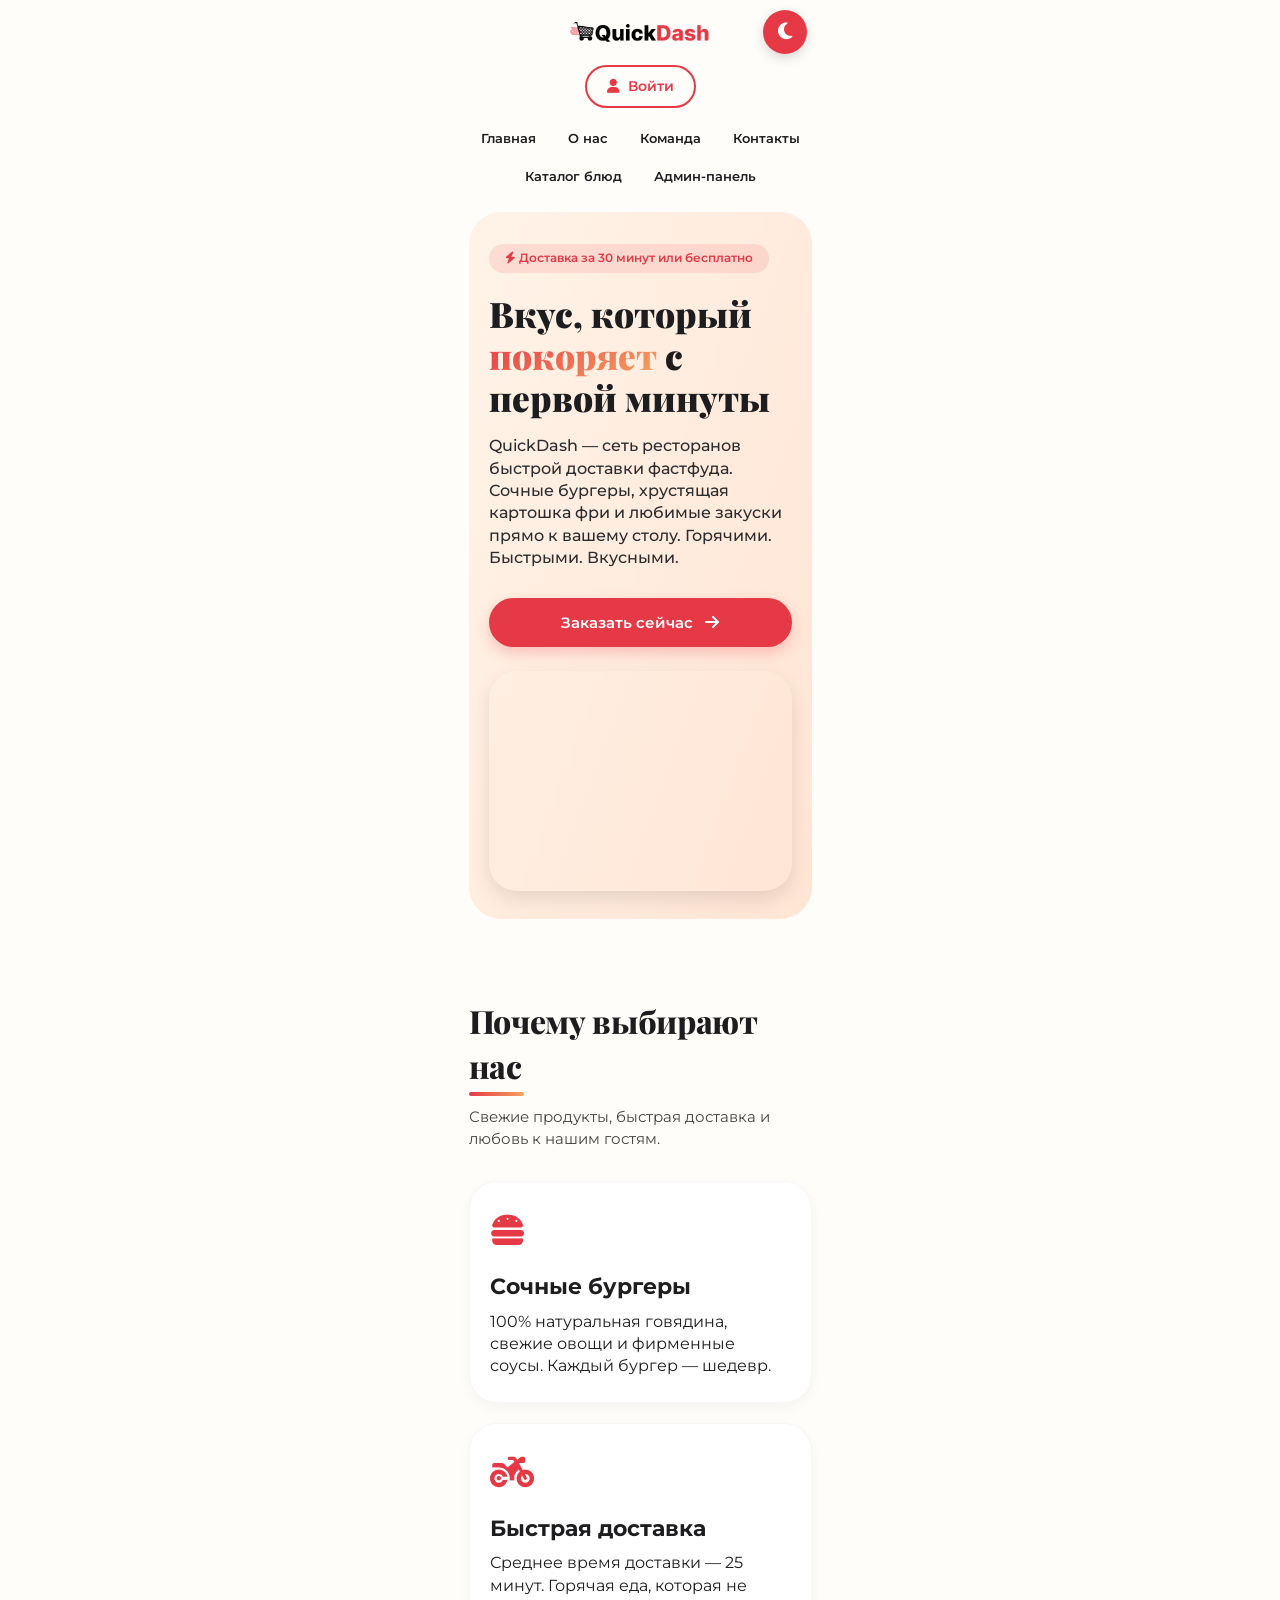
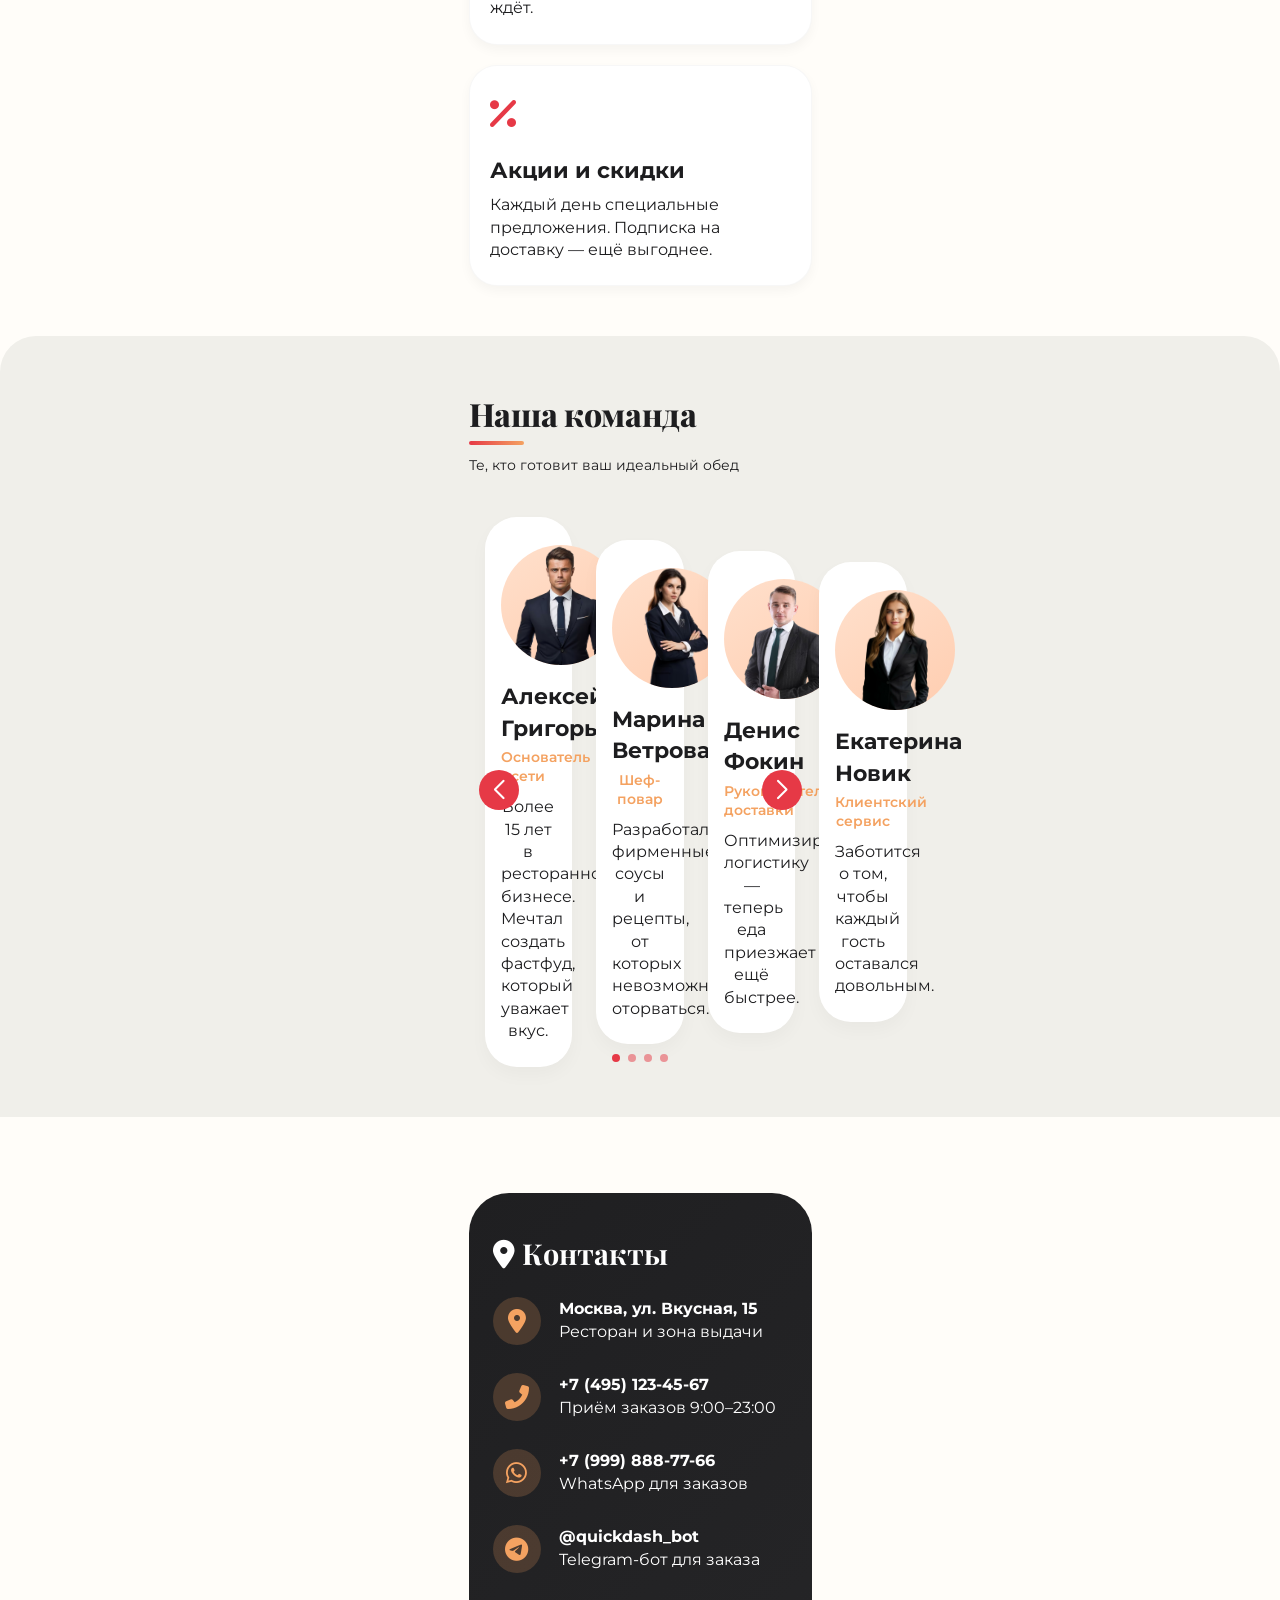
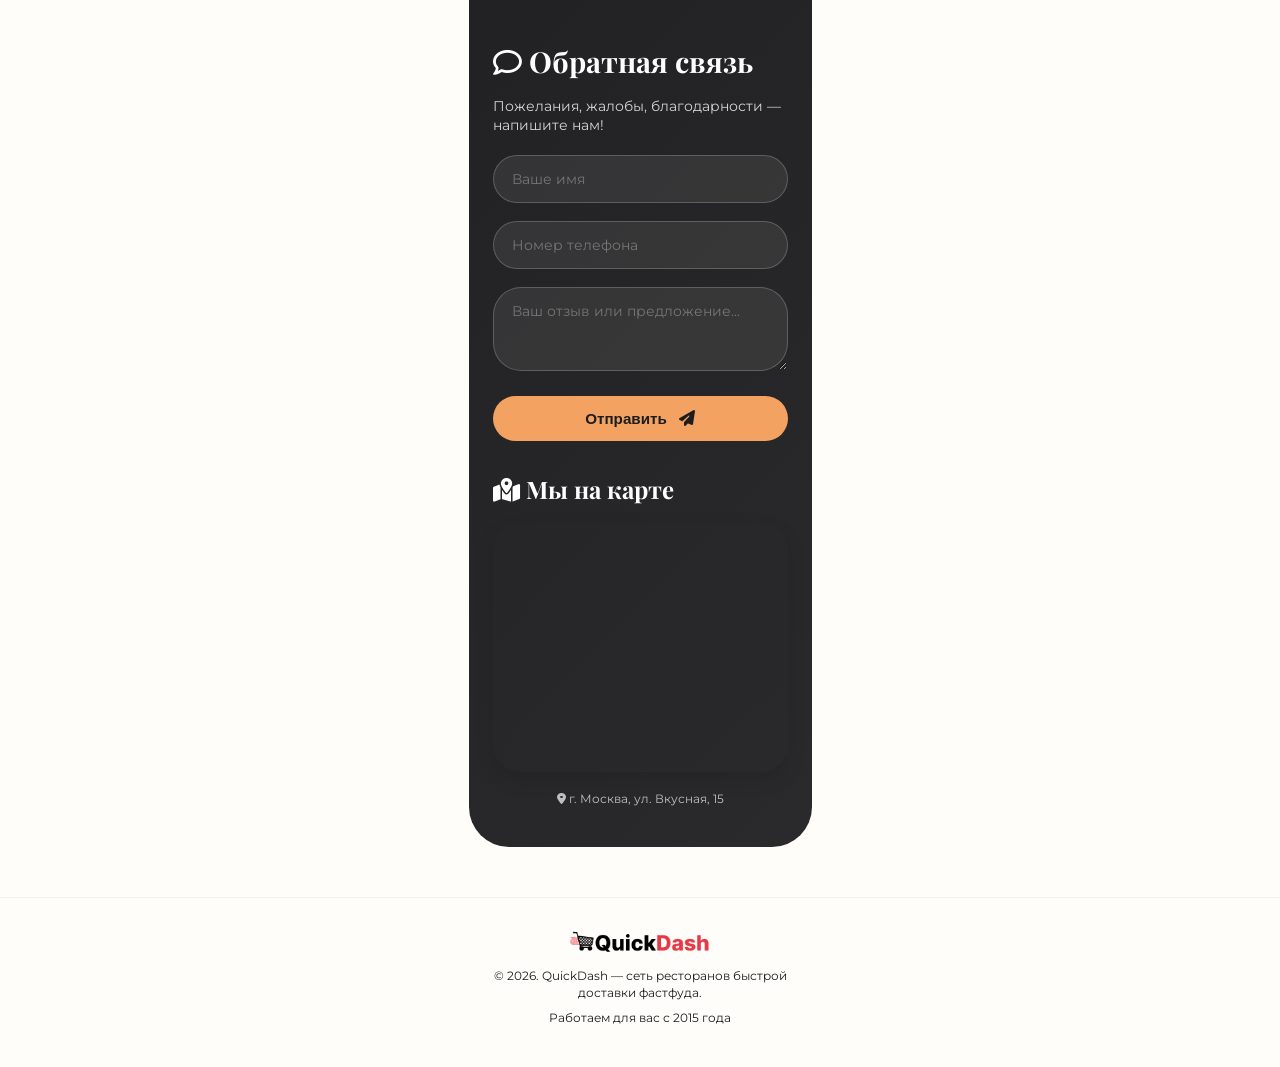
<file: main/index.html>
<!DOCTYPE html>
<html lang="ru">

<head>
    <meta charset="UTF-8">
    <meta name="viewport" content="width=device-width, initial-scale=1.0, maximum-scale=1.0, user-scalable=yes, viewport-fit=cover">
    <title>QuickDash - главная страница</title>
    <link href="https://fonts.googleapis.com/css2?family=Playfair+Display:wght@700;800;900&family=Montserrat:wght@300;400;500;600;700&display=swap" rel="stylesheet">
    <link rel="stylesheet" href="https://cdnjs.cloudflare.com/ajax/libs/font-awesome/6.7.2/css/all.min.css">
    <!-- Swiper CSS -->
    <link rel="stylesheet" href="https://cdn.jsdelivr.net/npm/swiper@11/swiper-bundle.min.css" />
    <link rel="stylesheet" href="style.css">
</head>
<body>
    <header>
        <div class="container">
            <div class="navbar">
                <img class="logo-img" id="logo-img" src="./img/quickdash-logo-light.png" alt="QuickDash logo" style="border-radius: 12px;">
                <button id="theme-toggle" class="theme-toggle" aria-label="Переключить тему">
                    <i class="fas fa-moon"></i>
                </button>

                <a href="../login/login.html" class="login-btn">
                    <i class="fas fa-user"></i> Войти
                </a>

                <ul class="nav-links">
                    <li><a href="#home">Главная</a></li>
                    <li><a href="#about">О нас</a></li>
                    <li><a href="#team">Команда</a></li>
                    <li><a href="#contact">Контакты</a></li>
                    <li><a href="../catalog/catalog.html" id="catalog-link">Каталог блюд</a></li>
                    <li><a href="../admin/admin-login.html" id="admin-link">Админ-панель</a></li>
                </ul>
            </div>
        </div>
    </header>

    <main>
        <section id="home" class="container">
            <div class="hero">
                <div class="hero-grid">
                    <div class="hero-content">
                        <div class="hero-badge">
                            <i class="fas fa-bolt"></i> Доставка за 30 минут или бесплатно
                        </div>
                        <h1 class="hero-title">
                            Вкус, который <span>покоряет</span> с первой минуты
                        </h1>
                        <p class="hero-text">
                            QuickDash — сеть ресторанов быстрой доставки фастфуда.
                            Сочные бургеры, хрустящая картошка фри и любимые закуски
                            прямо к вашему столу. Горячими. Быстрыми. Вкусными.
                        </p>
                        <a href="../catalog/catalog.html" class="btn">Заказать сейчас <i class="fas fa-arrow-right"></i></a>
                    </div>
                    <div class="hero-image">
                        <video class="hero-video" autoplay loop muted playsinline>
                            <source src="./video/vecteezy_a-restaurant-with-wooden-tables-and-chairs-in-front-of-a-window_50735722.mp4" type="video/mp4">
                            Ваш браузер не поддерживает видео.
                        </video>
                    </div>
                </div>
            </div>
        </section>

        <section id="about" class="section">
            <div class="container">
                <h2 class="section-title">Почему выбирают нас</h2>
                <p style="font-size: 0.95rem; margin-bottom: 20px; color: #444;">Свежие продукты, быстрая доставка и любовь к нашим гостям.</p>
                <div class="features-grid">
                    <div class="feature-card">
                        <div class="feature-icon"><i class="fas fa-hamburger"></i></div>
                        <h3>Сочные бургеры</h3>
                        <p>100% натуральная говядина, свежие овощи и фирменные соусы. Каждый бургер — шедевр.</p>
                    </div>
                    <div class="feature-card">
                        <div class="feature-icon"><i class="fas fa-motorcycle"></i></div>
                        <h3>Быстрая доставка</h3>
                        <p>Среднее время доставки — 25 минут. Горячая еда, которая не ждёт.</p>
                    </div>
                    <div class="feature-card">
                        <div class="feature-icon"><i class="fas fa-percent"></i></div>
                        <h3>Акции и скидки</h3>
                        <p>Каждый день специальные предложения. Подписка на доставку — ещё выгоднее.</p>
                    </div>
                </div>
            </div>
        </section>

        <!-- секция "наша команда" с Swiper -->
        <section id="team" class="section" style="background: var(--gray-soft); border-radius: 36px 36px 0 0; margin-top: 10px;">
            <div class="container">
                <h2 class="section-title">Наша команда</h2>
                <p style="margin-bottom: 24px; font-size: 0.9rem;">Те, кто готовит ваш идеальный обед</p>
                
                <div class="swiper team-swiper">
                    <div class="swiper-wrapper">
                        <div class="swiper-slide">
                            <div class="team-member">
                                <div class="member-photo">
                                    <img class="member-photo-img" src="./img/aleksey_grigoriev.png" alt="Фото Алексей Григорьев"
                                        onerror="this.style.display='none'; this.nextElementSibling.style.display='flex';">
                                    <div class="no-photo" style="display: none;">АГ</div>
                                </div>
                                <h3>Алексей Григорьев</h3>
                                <div class="role">Основатель сети</div>
                                <p>Более 15 лет в ресторанном бизнесе. Мечтал создать фастфуд, который уважает вкус.</p>
                            </div>
                        </div>
                        <div class="swiper-slide">
                            <div class="team-member">
                                <div class="member-photo">
                                    <img class="member-photo-img" src="./img/marina_vetrova.png" alt="Фото Марина Ветрова"
                                        onerror="this.style.display='none'; this.nextElementSibling.style.display='flex';">
                                    <div class="no-photo" style="display: none;">МВ</div>
                                </div>
                                <h3>Марина Ветрова</h3>
                                <div class="role">Шеф-повар</div>
                                <p>Разработала фирменные соусы и рецепты, от которых невозможно оторваться.</p>
                            </div>
                        </div>
                        <div class="swiper-slide">
                            <div class="team-member">
                                <div class="member-photo">
                                    <img class="member-photo-img" src="./img/denis_fokin.png" alt="Фото Денис Фокин"
                                        onerror="this.style.display='none'; this.nextElementSibling.style.display='flex';">
                                    <div class="no-photo" style="display: none;">ДФ</div>
                                </div>
                                <h3>Денис Фокин</h3>
                                <div class="role">Руководитель доставки</div>
                                <p>Оптимизировал логистику — теперь еда приезжает ещё быстрее.</p>
                            </div>
                        </div>
                        <div class="swiper-slide">
                            <div class="team-member">
                                <div class="member-photo">
                                    <img class="member-photo-img" src="./img/ekaterina_novik.png" alt="Фото Екатерина Новик"
                                        onerror="this.style.display='none'; this.nextElementSibling.style.display='flex';">
                                    <div class="no-photo" style="display: none;">ЕН</div>
                                </div>
                                <h3>Екатерина Новик</h3>
                                <div class="role">Клиентский сервис</div>
                                <p>Заботится о том, чтобы каждый гость оставался довольным.</p>
                            </div>
                        </div>
                    </div>
                    <div class="swiper-button-prev"></div>
                    <div class="swiper-button-next"></div>
                    <div class="swiper-pagination"></div>
                </div>
            </div>
        </section>

        <section id="contact" class="section">
            <div class="container">
                <div class="contact-feedback">
                    <div class="two-columns">
                        <div>
                            <h3 style="font-size: 1.8rem; font-weight: 700; margin-bottom: 24px; font-family: 'Playfair Display';">
                                <i class="fas fa-location-dot"></i> Контакты
                            </h3>
                            <div class="info-item">
                                <div class="info-icon"><i class="fas fa-map-marker-alt"></i></div>
                                <div><strong>Москва, ул. Вкусная, 15</strong><br>Ресторан и зона выдачи</div>
                            </div>
                            <div class="info-item">
                                <div class="info-icon"><i class="fas fa-phone-alt"></i></div>
                                <div><strong>+7 (495) 123-45-67</strong><br>Приём заказов 9:00–23:00</div>
                            </div>
                            <div class="info-item">
                                <div class="info-icon"><i class="fab fa-whatsapp"></i></div>
                                <div><strong>+7 (999) 888-77-66</strong><br>WhatsApp для заказов</div>
                            </div>
                            <div class="info-item">
                                <div class="info-icon"><i class="fab fa-telegram-plane"></i></div>
                                <div><strong>@quickdash_bot</strong><br>Telegram-бот для заказа</div>
                            </div>
                        </div>

                        <div id="feedback">
                            <h3 style="font-size: 1.8rem; font-weight: 700; margin-bottom: 16px; font-family: 'Playfair Display';">
                                <i class="fa-regular fa-comment"></i> Обратная связь
                            </h3>
                            <p style="margin-bottom: 20px; opacity: 0.8; font-size: 0.85rem;">Пожелания, жалобы, благодарности — напишите нам!</p>
                            <form class="feedback-form" action="#" method="POST">
                                <input type="text" placeholder="Ваше имя" required>
                                <input type="tel" placeholder="Номер телефона" required>
                                <textarea rows="3" placeholder="Ваш отзыв или предложение..."></textarea>
                                <button type="submit" class="btn btn-dark">Отправить <i class="fas fa-paper-plane"></i></button>
                            </form>

                            <div class="map-container">
                                <h3 style="font-size: 1.5rem; font-weight: 700; margin-bottom: 16px; margin-top: 32px; font-family: 'Playfair Display';">
                                    <i class="fas fa-map-marked-alt"></i> Мы на карте
                                </h3>
                                <iframe class="google-map"
                                    src="https://www.google.com/maps/embed?pb=!1m18!1m12!1m3!1d2245.1234567890123!2d37.617634!3d55.755826!2m3!1f0!2f0!3f0!3m2!1i1024!2i768!4f13.1!3m3!1m2!1s0x46b54a5a2c2b2b2b%3A0x1234567890abcdef!2z0JzQvtGB0LrQstCwLCDQoNC-0YHRgdC40Y8!5e0!3m2!1sru!2sru!4v1700000000000!5m2!1sru!2sru"
                                    width="100%" height="250" style="border:0; border-radius: 28px;" allowfullscreen=""
                                    loading="lazy" referrerpolicy="no-referrer-when-downgrade">
                                </iframe>
                                <p style="margin-top: 12px; font-size: 0.75rem; opacity: 0.7;">
                                    <i class="fas fa-location-dot"></i> г. Москва, ул. Вкусная, 15
                                </p>
                            </div>
                        </div>
                    </div>
                </div>
            </div>
        </section>
    </main>

    <footer class="footer">
        <div class="container">
            <img class="logo-img" src="./img/quickdash-logo-light.png" alt="QuickDash logo" style="margin-bottom: 12px;">
            <p>© 2026. QuickDash — сеть ресторанов быстрой доставки фастфуда.</p>
            <p style="margin-top: 8px;">Работаем для вас с 2015 года</p>
        </div>
    </footer>

    <a href="#home" class="scroll-to-top" id="scrollToTop" aria-label="Наверх">
        <i class="fas fa-arrow-up"></i>
    </a>

    <!-- Swiper JS -->
    <script src="https://cdn.jsdelivr.net/npm/swiper@11/swiper-bundle.min.js"></script>
    <script src="main.js"></script>
</body>
</html>
</file>
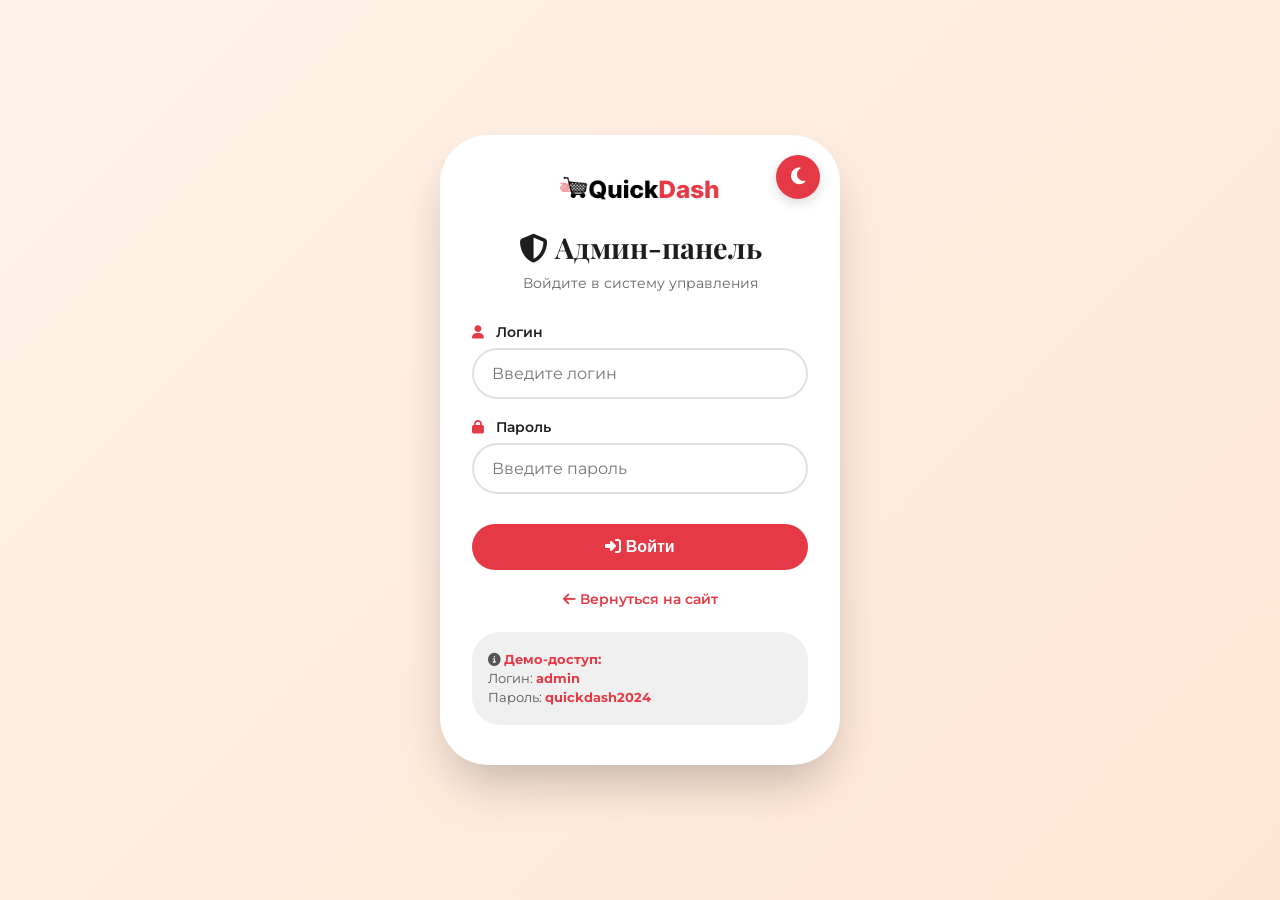
<file: admin/admin-login.html>
<!DOCTYPE html>
<html lang="ru">
<head>
    <meta charset="UTF-8">
    <meta name="viewport" content="width=device-width, initial-scale=1.0, maximum-scale=1.0, user-scalable=yes, viewport-fit=cover">
    <title>Вход в админ-панель | QuickDash</title>
    <link href="https://fonts.googleapis.com/css2?family=Playfair+Display:wght@700;800;900&family=Montserrat:wght@300;400;500;600;700&display=swap" rel="stylesheet">
    <link rel="stylesheet" href="https://cdnjs.cloudflare.com/ajax/libs/font-awesome/6.7.2/css/all.min.css">
    <link rel="stylesheet" href="style.css">
</head>
<body>
    <div class="login-container">
        <img class="logo-img" id="logo-img" src="../main/img/quickdash-logo-light.png" alt="QuickDash logo">
        <button id="theme-toggle" class="theme-toggle" aria-label="Переключить тему">
            <i class="fas fa-moon"></i>
        </button>
        
        <h1><i class="fas fa-shield-alt"></i> Админ-панель</h1>
        <p class="subtitle">Войдите в систему управления</p>
        
        <div id="error-message" class="error-message">
            <i class="fas fa-exclamation-circle"></i> Неверный логин или пароль
        </div>
        
        <form id="login-form">
            <div class="input-group">
                <label><i class="fas fa-user"></i> Логин</label>
                <input type="text" id="username" placeholder="Введите логин" required>
            </div>
            <div class="input-group">
                <label><i class="fas fa-lock"></i> Пароль</label>
                <input type="password" id="password" placeholder="Введите пароль" required>
            </div>
            <button type="submit" class="login-btn">
                <i class="fas fa-sign-in-alt"></i> Войти
            </button>
        </form>
        
        <a href="../main/index.html" class="back-link">
            <i class="fas fa-arrow-left"></i> Вернуться на сайт
        </a>
        
        <div class="demo-credentials">
            <p><i class="fas fa-info-circle"></i> <strong>Демо-доступ:</strong></p>
            <p>Логин: <strong>admin</strong></p>
            <p>Пароль: <strong>quickdash2024</strong></p>
        </div>
    </div>

    <script src="main.js"></script>
</body>
</html>
</file>
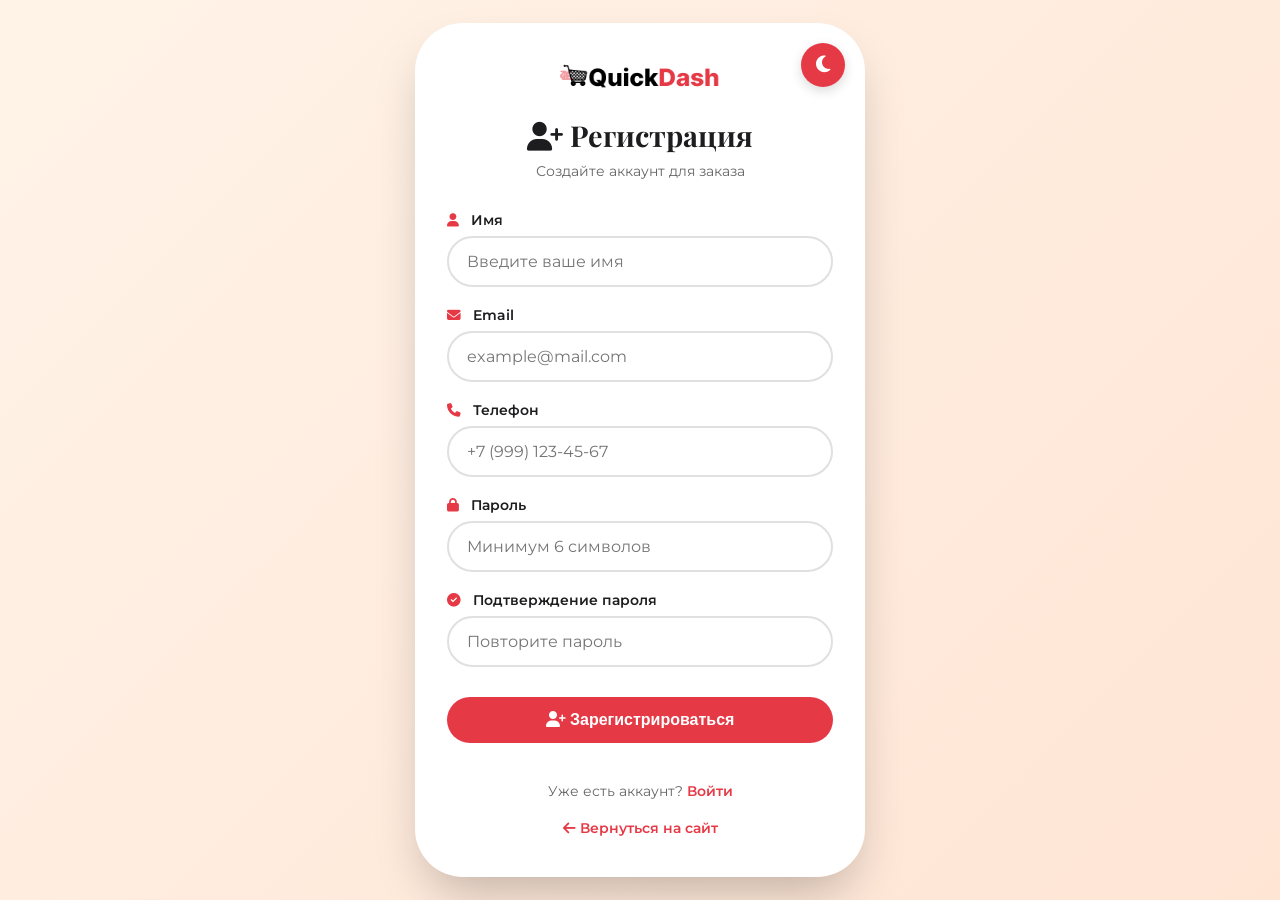
<file: login/registration.html>
<!DOCTYPE html>
<html lang="ru">
<head>
    <meta charset="UTF-8">
    <meta name="viewport" content="width=device-width, initial-scale=1.0, maximum-scale=1.0, user-scalable=yes, viewport-fit=cover">
    <title>Регистрация | QuickDash</title>
    <link href="https://fonts.googleapis.com/css2?family=Playfair+Display:wght@700;800;900&family=Montserrat:wght@300;400;500;600;700&display=swap" rel="stylesheet">
    <link rel="stylesheet" href="https://cdnjs.cloudflare.com/ajax/libs/font-awesome/6.7.2/css/all.min.css">
    <link rel="stylesheet" href="registration.css">
</head>
<body>
    <div class="register-container">
        <img class="logo-img" id="logo-img" src="../main/img/quickdash-logo-light.png" alt="QuickDash logo">
        <button id="theme-toggle" class="theme-toggle" aria-label="Переключить тему">
            <i class="fas fa-moon"></i>
        </button>
        
        <h1><i class="fas fa-user-plus"></i> Регистрация</h1>
        <p class="subtitle">Создайте аккаунт для заказа</p>
        
        <div id="error-message" class="error-message">
            <i class="fas fa-exclamation-circle"></i> Пользователь с таким email уже существует
        </div>
        
        <form id="register-form">
            <div class="input-group">
                <label><i class="fas fa-user"></i> Имя</label>
                <input type="text" id="name" placeholder="Введите ваше имя" required>
            </div>
            <div class="input-group">
                <label><i class="fas fa-envelope"></i> Email</label>
                <input type="email" id="email" placeholder="example@mail.com" required>
            </div>
            <div class="input-group">
                <label><i class="fas fa-phone"></i> Телефон</label>
                <input type="tel" id="phone" placeholder="+7 (999) 123-45-67">
            </div>
            <div class="input-group">
                <label><i class="fas fa-lock"></i> Пароль</label>
                <input type="password" id="password" placeholder="Минимум 6 символов" required>
            </div>
            <div class="input-group">
                <label><i class="fas fa-check-circle"></i> Подтверждение пароля</label>
                <input type="password" id="confirm-password" placeholder="Повторите пароль" required>
            </div>
            <button type="submit" class="register-btn">
                <i class="fas fa-user-plus"></i> Зарегистрироваться
            </button>
        </form>
        
        <div class="login-link">
            Уже есть аккаунт? <a href="./login.html">Войти</a>
        </div>
        
        <a href="../main/index.html" class="back-link">
            <i class="fas fa-arrow-left"></i> Вернуться на сайт
        </a>
    </div>

    <script src="registration.js"></script>
</body>
</html>
</file>
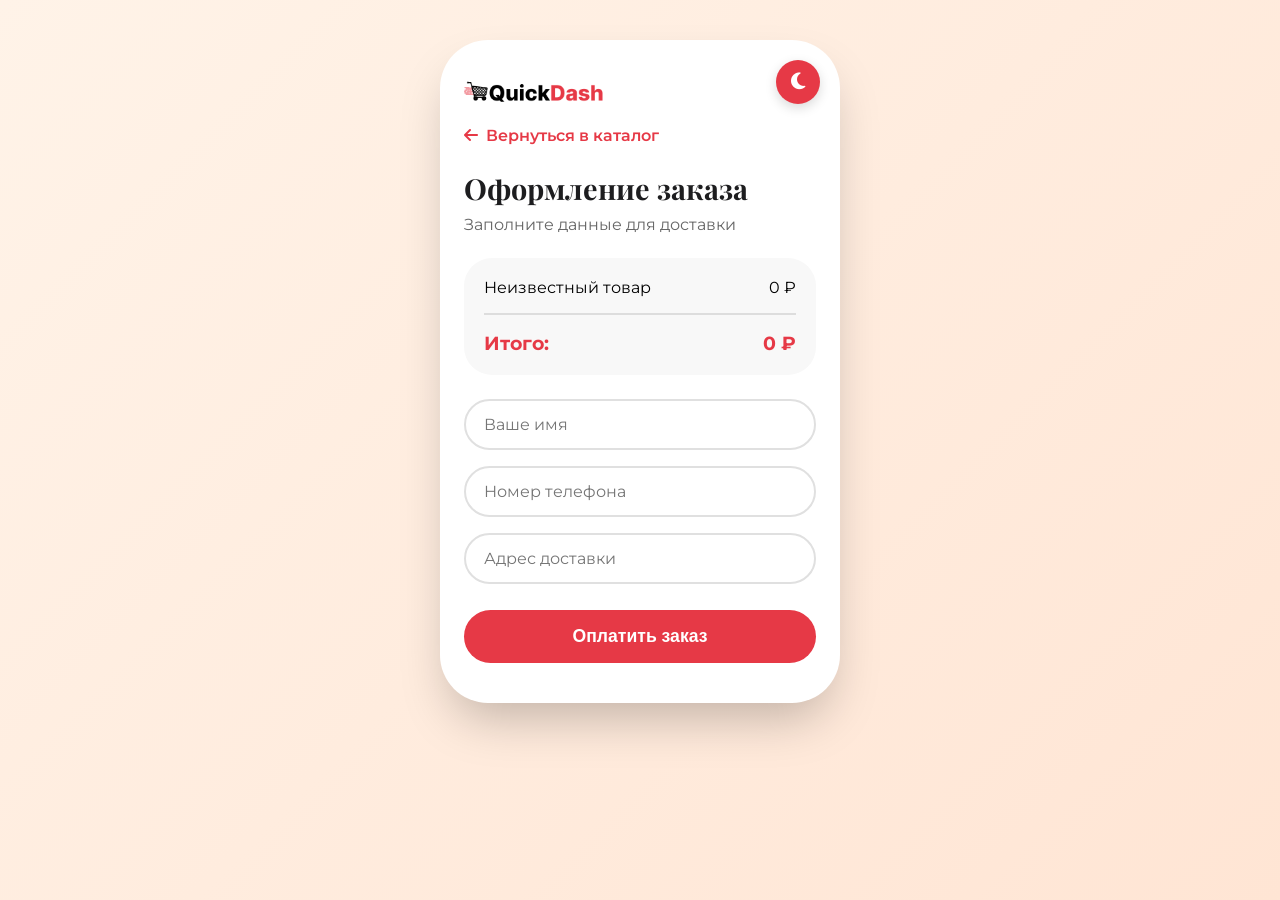
<file: payment/payment.html>
<!DOCTYPE html>
<html lang="ru">
<head>
    <meta charset="UTF-8">
    <meta name="viewport" content="width=device-width, initial-scale=1.0, maximum-scale=1.0, user-scalable=yes, viewport-fit=cover">
    <title>Оплата заказа | QuickDash</title>
    <link href="https://fonts.googleapis.com/css2?family=Playfair+Display:wght@700;800;900&family=Montserrat:wght@300;400;500;600;700&display=swap" rel="stylesheet">
    <link rel="stylesheet" href="https://cdnjs.cloudflare.com/ajax/libs/font-awesome/6.7.2/css/all.min.css">
    <link rel="stylesheet" href="style.css">
</head>
<body>
    <div class="payment-container">
        <img class="logo-img" id="logo-img" src="./img/quickdash-logo-light.png" alt="QuickDash logo">
        <button id="theme-toggle" class="theme-toggle" aria-label="Переключить тему">
            <i class="fas fa-moon"></i>
        </button>
        
        <a href="../catalog/catalog.html" class="back-link">
            <i class="fas fa-arrow-left"></i> Вернуться в каталог
        </a>
        <h1>Оформление заказа</h1>
        <p style="color: #666; transition: color 0.3s;" id="subtitle">Заполните данные для доставки</p>

        <div class="order-summary" id="order-summary">
            <div class="order-item">
                <span id="product-name">Загрузка...</span>
                <span id="product-price">0 ₽</span>
            </div>
            <div class="order-total">
                <span>Итого:</span>
                <span id="total-price">0 ₽</span>
            </div>
        </div>

        <form class="payment-form" id="payment-form">
            <input type="text" placeholder="Ваше имя" required>
            <input type="tel" placeholder="Номер телефона" required>
            <input type="text" placeholder="Адрес доставки" required>
            <button type="submit" class="pay-btn">Оплатить заказ</button>
        </form>
    </div>

    <script src="./main.js"></script>
    </body>
</html>
</file>
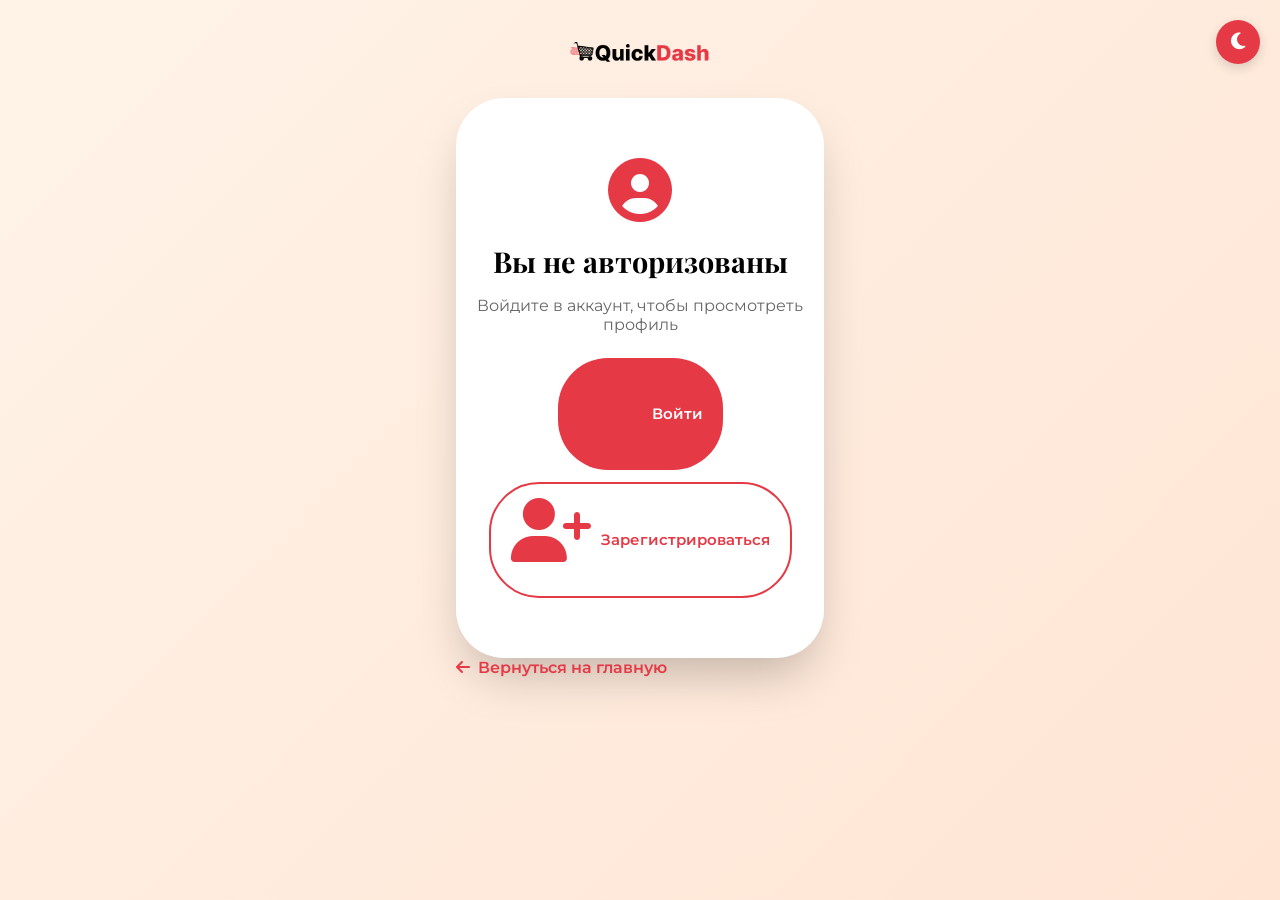
<file: profile/profile.html>
<!DOCTYPE html>
<html lang="ru">
<head>
    <meta charset="UTF-8">
    <meta name="viewport" content="width=device-width, initial-scale=1.0, maximum-scale=1.0, user-scalable=yes, viewport-fit=cover">
    <title>Профиль пользователя | QuickDash</title>
    <link href="https://fonts.googleapis.com/css2?family=Playfair+Display:wght@700;800;900&family=Montserrat:wght@300;400;500;600;700&display=swap" rel="stylesheet">
    <link rel="stylesheet" href="https://cdnjs.cloudflare.com/ajax/libs/font-awesome/6.7.2/css/all.min.css">
    <link rel="stylesheet" href="style.css">
</head>
<body>
    <button id="theme-toggle" class="theme-toggle" aria-label="Переключить тему">
        <i class="fas fa-moon"></i>
    </button>
    <div class="container">
        <div class="navbar">
            <img class="logo-img" id="logo-img" src="../main/img/quickdash-logo-light.png" alt="QuickDash logo" style="border-radius: 12px;">
        </div>
        <div id="profile-container"></div>
        <a href="../main/index.html" class="back-link">
            <i class="fas fa-arrow-left"></i> Вернуться на главную
        </a>
    </div>
    <script src="main.js"></script>
</body>
</html>
</file>
<file: main/style.css>
@import url('https://fonts.googleapis.com/css2?family=Montserrat:ital,wght@0,100..900;1,100..900&family=Roboto:ital,wght@0,100..900;1,100..900&display=swap');

* {
    margin: 0;
    padding: 0;
    box-sizing: border-box;
}

body {
    font-family: 'Montserrat', sans-serif;
    background-color: #FFFDF9;
    color: #1D1D1F;
    line-height: 1.4;
    scroll-behavior: smooth;
}

/* цветовая палитра */
:root {
    --red-hot: #E63946;
    --orange-flame: #F4A261;
    --cream-bg: #FFFDF9;
    --dark-charcoal: #1D1D1F;
    --gray-soft: #F0EFEA;
    --shadow-heavy: 0 20px 30px -10px rgba(0, 0, 0, 0.1);
    --transition-smooth: all 0.25s ease-out;
}

/* контейнер строго под 375px (отступы по бокам) */
.container {
    max-width: 375px;
    margin: 0 auto;
    padding: 0 16px;
    width: 100%;
}

.section {
    padding: 56px 0 40px;
    position: relative;
}

.section-title {
    font-family: 'Playfair Display', serif;
    font-size: 2rem;
    font-weight: 800;
    letter-spacing: -0.01em;
    margin-bottom: 18px;
    display: inline-block;
    position: relative;
}

.section-title:after {
    content: '';
    position: absolute;
    bottom: -8px;
    left: 0;
    width: 55px;
    height: 4px;
    background: linear-gradient(90deg, var(--red-hot), var(--orange-flame));
    border-radius: 4px;
}

/* кнопки (удобные для пальца) */
.btn {
    display: inline-flex;
    align-items: center;
    justify-content: center;
    gap: 12px;
    background: var(--red-hot);
    color: white;
    font-weight: 600;
    padding: 14px 24px;
    border-radius: 50px;
    text-decoration: none;
    font-size: 0.95rem;
    transition: var(--transition-smooth);
    border: none;
    cursor: pointer;
    box-shadow: 0 6px 14px rgba(230, 57, 70, 0.25);
    width: 100%;
}

.btn i {
    font-size: 1rem;
}

.btn:hover {
    background: #c72a3a;
    transform: translateY(-2px);
}

/* шапка */
.navbar {
    display: flex;
    flex-direction: column;
    align-items: center;
    gap: 14px;
    padding: 20px 0 12px;
    position: relative;
}

.logo-img {
    max-width: 140px;
    height: auto;
    display: block;
}

/* кнопка входа */
.login-btn {
    display: inline-flex;
    align-items: center;
    justify-content: center;
    gap: 8px;
    background: transparent;
    border: 2px solid var(--red-hot);
    color: var(--red-hot);
    font-weight: 600;
    padding: 10px 20px;
    border-radius: 50px;
    text-decoration: none;
    font-size: 0.85rem;
    transition: var(--transition-smooth);
    cursor: pointer;
    width: auto;
    min-width: 100px;
    margin: 5px auto;
}

.login-btn:hover {
    background: var(--red-hot);
    color: white;
    transform: translateY(-2px);
}

.login-btn i {
    font-size: 0.9rem;
}

.nav-links {
    display: flex;
    flex-wrap: wrap;
    justify-content: center;
    gap: 16px;
    list-style: none;
}

/* анимированное подчёркивание для ссылок навигации */
.nav-links a {
    text-decoration: none;
    font-weight: 600;
    font-size: 0.8rem;
    color: var(--dark-charcoal);
    transition: color 0.2s;
    padding: 4px 8px;
    border-radius: 20px;
    position: relative;
}

.nav-links a::after {
    content: '';
    position: absolute;
    bottom: 0;
    left: 0;
    width: 0;
    height: 2px;
    background: var(--red-hot);
    transition: width 0.3s ease-out;
}

.nav-links a:hover::after {
    width: 100%;
}

.nav-links a:hover {
    color: var(--red-hot);
    background: rgba(230, 57, 70, 0.05);
}

/* переключатель темы сайта */
.theme-toggle {
    position: absolute;
    top: 10px;
    right: 5px;
    width: 44px;
    height: 44px;
    border-radius: 50%;
    background: var(--red-hot);
    color: white;
    border: none;
    cursor: pointer;
    font-size: 1.2rem;
    display: flex;
    align-items: center;
    justify-content: center;
    transition: var(--transition-smooth);
    box-shadow: 0 4px 12px rgba(0, 0, 0, 0.15);
    z-index: 1000;
}

.theme-toggle:hover {
    transform: scale(1.05);
    background: #c72a3a;
}

/* hero секция (первый экран) */
.hero {
    background: linear-gradient(110deg, #FFF3E8 0%, #FFE5D4 100%);
    border-radius: 32px;
    margin: 12px 0 24px;
    overflow: hidden;
}

.hero-grid {
    display: flex;
    flex-direction: column;
    gap: 24px;
    padding: 32px 20px 28px;
}

.hero-title {
    font-family: 'Playfair Display', serif;
    font-size: 2.2rem;
    font-weight: 900;
    line-height: 1.2;
    margin-bottom: 16px;
}

.hero-title span {
    color: var(--red-hot);
    background: linear-gradient(145deg, var(--red-hot), var(--orange-flame));
    background-clip: text;
    -webkit-background-clip: text;
    color: transparent;
}

.hero-text {
    font-size: 1rem;
    color: #2c2c2e;
    margin-bottom: 28px;
    font-weight: 500;
}

.hero-badge {
    background: rgba(230, 57, 70, 0.12);
    display: inline-block;
    padding: 6px 16px;
    border-radius: 40px;
    font-weight: 600;
    font-size: 0.75rem;
    color: var(--red-hot);
    margin-bottom: 20px;
}

.hero-video {
    width: 100%;
    height: auto;
    min-height: 220px;
    border-radius: 28px;
    box-shadow: 0 8px 20px rgba(0, 0, 0, 0.1);
    object-fit: cover;
    display: block;
}

/* карточки преимуществ */
.features-grid {
    display: flex;
    flex-direction: column;
    gap: 20px;
    margin-top: 32px;
}

.feature-card {
    background: white;
    padding: 24px 20px;
    border-radius: 28px;
    transition: var(--transition-smooth);
    box-shadow: 0 5px 12px rgba(0, 0, 0, 0.04);
    border: 1px solid rgba(0, 0, 0, 0.03);
}

.feature-icon {
    font-size: 2.2rem;
    color: var(--red-hot);
    margin-bottom: 16px;
}

.feature-card h3 {
    font-size: 1.4rem;
    margin-bottom: 8px;
    font-weight: 700;
}

/* Swiper стили для команды */
.team-swiper {
    margin-top: 32px;
    overflow: visible;
    padding: 10px 0;
    padding-left: 16px;
    padding-right: 16px;
}

.team-swiper .swiper-slide {
    width: 280px;
    height: auto;
    display: flex;
    justify-content: center;
}

.swiper-wrapper {
    align-items: center;
}

.team-member {
    text-align: center;
    background: white;
    border-radius: 32px;
    padding: 28px 16px 24px;
    box-shadow: 0 8px 18px rgba(0, 0, 0, 0.03);
    height: 100%;
    width: 100%;
}

.member-photo {
    width: 120px;
    height: 120px;
    border-radius: 50%;
    margin: 0 auto 16px;
    overflow: hidden;
    background: linear-gradient(145deg, #ffe0cc, #ffcdb0);
    display: flex;
    align-items: center;
    justify-content: center;
}

.member-photo-img {
    width: 100%;
    height: 100%;
    object-fit: cover;
    display: block;
}

.member-photo .no-photo {
    font-size: 2.5rem;
    color: var(--red-hot);
    font-weight: 600;
    font-family: 'Montserrat', sans-serif;
}

.team-member h3 {
    font-size: 1.4rem;
    margin-bottom: 4px;
}

.role {
    color: var(--orange-flame);
    font-weight: 600;
    margin-bottom: 10px;
    font-size: 0.85rem;
}

/* Swiper navigation */
.swiper-button-prev,
.swiper-button-next {
    background: var(--red-hot);
    width: 40px;
    height: 40px;
    border-radius: 50%;
    color: white;
    transition: var(--transition-smooth);
}

.swiper-button-prev:after,
.swiper-button-next:after {
    font-size: 1.2rem;
    font-weight: bold;
}

.swiper-button-prev:hover,
.swiper-button-next:hover {
    background: #c72a3a;
    transform: scale(1.05);
}

.swiper-pagination-bullet {
    background: var(--red-hot);
    opacity: 0.5;
}

.swiper-pagination-bullet-active {
    background: var(--red-hot);
    opacity: 1;
}

/* контакты и обратная связь */
.contact-feedback {
    background: var(--dark-charcoal);
    color: white;
    border-radius: 40px;
    margin-top: 20px;
    background: linear-gradient(135deg, #1f1f21 0%, #2a2a2c 100%);
}

.two-columns {
    display: flex;
    flex-direction: column;
    gap: 40px;
    padding: 40px 24px;
}

.info-item {
    display: flex;
    align-items: center;
    gap: 18px;
    margin-bottom: 28px;
}

.info-icon {
    width: 48px;
    height: 48px;
    background: rgba(244, 162, 97, 0.2);
    border-radius: 30px;
    display: flex;
    align-items: center;
    justify-content: center;
    font-size: 1.5rem;
    color: var(--orange-flame);
}

.feedback-form input,
.feedback-form textarea {
    width: 100%;
    padding: 14px 18px;
    margin-bottom: 18px;
    background: rgba(255, 255, 255, 0.08);
    border: 1px solid rgba(255, 255, 255, 0.2);
    border-radius: 28px;
    font-family: 'Montserrat', sans-serif;
    color: white;
    font-size: 0.9rem;
}

.feedback-form input:focus,
.feedback-form textarea:focus {
    outline: none;
    border-color: var(--orange-flame);
}

.btn-dark {
    background: var(--orange-flame);
    color: #1D1D1F;
    box-shadow: none;
    width: 100%;
}

.btn-dark:hover {
    background: #e68a2e;
    color: white;
}

/* футер */
.footer {
    text-align: center;
    padding: 32px 16px 40px;
    border-top: 1px solid rgba(0, 0, 0, 0.05);
    margin-top: 10px;
    font-size: 0.75rem;
}

.footer .logo-img {
    margin: 0 auto 14px;
}

/* якорная кнопка/ссылка */
.scroll-to-top {
    position: fixed;
    bottom: 20px;
    right: 20px;
    width: 48px;
    height: 48px;
    border-radius: 50%;
    background: var(--orange-flame);
    color: #1D1D1F;
    display: flex;
    align-items: center;
    justify-content: center;
    text-decoration: none;
    font-size: 1.2rem;
    transition: var(--transition-smooth);
    box-shadow: 0 4px 12px rgba(0, 0, 0, 0.2);
    z-index: 1000;
    opacity: 0;
    visibility: hidden;
}

.scroll-to-top.show {
    opacity: 1;
    visibility: visible;
}

.scroll-to-top:hover {
    transform: translateY(-3px);
    background: #e68a2e;
}

/* Google карты */
.map-container {
    margin-top: 32px;
    text-align: center;
}

.map-container h3 {
    text-align: left;
}

.google-map {
    width: 100%;
    height: 250px;
    border-radius: 28px;
    box-shadow: 0 8px 20px rgba(0, 0, 0, 0.1);
}

/* тёмная тема страницы */
body.dark-theme {
    background-color: #121212;
    color: #f0f0f0;
}

body.dark-theme .feature-card,
body.dark-theme .team-member {
    background: #1e1e1e;
    color: #f0f0f0;
}

body.dark-theme .hero {
    background: linear-gradient(110deg, #1a1a1a 0%, #2a2a2a 100%);
}

body.dark-theme .hero-text,
body.dark-theme .hero-title {
    color: #f0f0f0;
}

body.dark-theme .section-title:after {
    background: linear-gradient(90deg, #ff6b6b, var(--orange-flame));
}

body.dark-theme .contact-feedback {
    background: linear-gradient(135deg, #0a0a0c 0%, #1a1a1c 100%);
}

body.dark-theme .footer {
    border-top-color: rgba(255, 255, 255, 0.1);
}

body.dark-theme .scroll-to-top {
    background: var(--red-hot);
    color: white;
}

body.dark-theme #team {
    background: #0d0d0d !important;
}

body.dark-theme .section-title,
body.dark-theme #team .section-title,
body.dark-theme #team p {
    color: #f0f0f0;
}

body.dark-theme #team p {
    color: #cccccc;
}

body.dark-theme .nav-links a {
    color: #f0f0f0;
}

body.dark-theme .nav-links a::after {
    background: var(--orange-flame);
}

body.dark-theme .nav-links a:hover {
    color: var(--orange-flame);
    background: rgba(244, 162, 97, 0.1);
}

body.dark-theme .google-map {
    filter: brightness(0.8) contrast(1.2);
}

body.dark-theme .map-container p {
    color: #cccccc;
}

body.dark-theme .hero-badge {
    background: rgba(230, 57, 70, 0.25);
    color: #ff8a8a;
}

body.dark-theme .hero-text {
    color: #dddddd;
}

body.dark-theme #about p {
    color: #bbbbbb !important;
}

body.dark-theme .feature-card p,
body.dark-theme .team-member p {
    color: #cccccc;
}

body.dark-theme .role {
    color: #ffb347;
}

body.dark-theme .login-btn {
    border-color: var(--orange-flame);
    color: var(--orange-flame);
}

body.dark-theme .login-btn:hover {
    background: var(--orange-flame);
    color: #1D1D1F;
}

body.dark-theme .swiper-button-prev,
body.dark-theme .swiper-button-next {
    background: var(--orange-flame);
    color: #1D1D1F;
}

body.dark-theme .swiper-button-prev:hover,
body.dark-theme .swiper-button-next:hover {
    background: #e08a3e;
}

body.dark-theme .swiper-pagination-bullet {
    background: var(--orange-flame);
}

/* медиа запросы для мобилы */
@media (max-width: 380px) {
    .container {
        padding: 0 14px;
    }

    .hero-title {
        font-size: 2rem;
    }

    .section-title {
        font-size: 1.8rem;
    }

    .hero-video {
        min-height: 200px;
    }

    .nav-links {
        gap: 12px;
    }

    .nav-links a {
        font-size: 0.75rem;
        padding: 4px 6px;
    }

    .login-btn {
        padding: 8px 16px;
        font-size: 0.75rem;
        min-width: 80px;
    }

    .team-swiper .swiper-slide {
        width: 260px;
    }

    .team-swiper {
        padding-left: 8px;
        padding-right: 8px;
    }

    .swiper-button-prev,
    .swiper-button-next {
        width: 32px;
        height: 32px;
    }

    .swiper-button-prev:after,
    .swiper-button-next:after {
        font-size: 0.9rem;
    }
}
</file>
<file: admin/style.css>
* {
    margin: 0;
    padding: 0;
    box-sizing: border-box;
}

body {
    font-family: 'Montserrat', sans-serif;
    background: linear-gradient(135deg, #FFF3E8 0%, #FFE5D4 100%);
    min-height: 100vh;
    display: flex;
    align-items: center;
    justify-content: center;
    padding: 20px;
    transition: background 0.3s;
}

:root {
    --red-hot: #E63946;
    --orange-flame: #F4A261;
    --dark-charcoal: #1D1D1F;
    --transition-smooth: all 0.25s ease-out;
}

.login-container {
    max-width: 400px;
    width: 100%;
    background: white;
    border-radius: 48px;
    padding: 40px 32px;
    box-shadow: 0 25px 50px -12px rgba(0, 0, 0, 0.25);
    transition: background 0.3s, color 0.3s;
    position: relative;
}

/* переключатель темы */
.theme-toggle {
    position: absolute;
    top: 20px;
    right: 20px;
    width: 44px;
    height: 44px;
    border-radius: 50%;
    background: var(--red-hot);
    color: white;
    border: none;
    cursor: pointer;
    font-size: 1.2rem;
    display: flex;
    align-items: center;
    justify-content: center;
    transition: var(--transition-smooth);
    box-shadow: 0 4px 12px rgba(0, 0, 0, 0.15);
    z-index: 1000;
}

.theme-toggle:hover {
    transform: scale(1.05);
    background: #c72a3a;
}

.logo-img {
    max-width: 160px;
    height: auto;
    display: block;
    margin: 0 auto 24px;
}

h1 {
    font-family: 'Playfair Display', serif;
    font-size: 1.8rem;
    text-align: center;
    color: #1D1D1F;
    margin-bottom: 8px;
    transition: color 0.3s;
}

.subtitle {
    text-align: center;
    color: #666;
    font-size: 0.9rem;
    margin-bottom: 32px;
    transition: color 0.3s;
}

.input-group {
    margin-bottom: 20px;
}

.input-group label {
    display: block;
    font-weight: 600;
    font-size: 0.85rem;
    margin-bottom: 8px;
    color: #1D1D1F;
    transition: color 0.3s;
}

.input-group label i {
    margin-right: 8px;
    color: var(--red-hot);
}

.input-group input {
    width: 100%;
    padding: 14px 18px;
    border: 2px solid #e0e0e0;
    border-radius: 28px;
    font-family: 'Montserrat', sans-serif;
    font-size: 1rem;
    transition: all 0.25s;
    outline: none;
    background: white;
    color: #1D1D1F;
}

.input-group input:focus {
    border-color: var(--red-hot);
    box-shadow: 0 0 0 3px rgba(230, 57, 70, 0.1);
}

.login-btn {
    width: 100%;
    background: var(--red-hot);
    color: white;
    font-weight: 600;
    padding: 14px 24px;
    border-radius: 50px;
    border: none;
    font-size: 1rem;
    cursor: pointer;
    transition: var(--transition-smooth);
    margin-top: 10px;
    margin-bottom: 20px;
}

.login-btn:hover {
    background: #c72a3a;
    transform: translateY(-2px);
}

.back-link {
    display: block;
    text-align: center;
    color: var(--red-hot);
    text-decoration: none;
    font-size: 0.9rem;
    font-weight: 600;
    transition: color 0.3s;
}

.back-link:hover {
    text-decoration: underline;
}

.error-message {
    background: #fee2e2;
    color: #dc2626;
    padding: 12px 16px;
    border-radius: 28px;
    font-size: 0.85rem;
    margin-bottom: 20px;
    display: none;
    text-align: center;
}

.demo-credentials {
    background: #f0f0f0;
    padding: 16px;
    border-radius: 28px;
    margin-top: 24px;
    font-size: 0.8rem;
    transition: background 0.3s;
}

.demo-credentials p {
    margin: 4px 0;
    color: #555;
    transition: color 0.3s;
}

.demo-credentials strong {
    color: var(--red-hot);
}

/* тёмная тема */
body.dark-theme {
    background: linear-gradient(135deg, #1a1a1a 0%, #2a2a2a 100%);
}

body.dark-theme .login-container {
    background: #1e1e1e;
}

body.dark-theme h1 {
    color: #f0f0f0;
}

body.dark-theme .subtitle {
    color: #bbbbbb;
}

body.dark-theme .input-group label {
    color: #f0f0f0;
}

body.dark-theme .input-group input {
    background: #2a2a2a;
    border-color: #444;
    color: #f0f0f0;
}

body.dark-theme .input-group input:focus {
    border-color: var(--orange-flame);
}

body.dark-theme .input-group input::placeholder {
    color: #888;
}

body.dark-theme .demo-credentials {
    background: #2a2a2a;
}

body.dark-theme .demo-credentials p {
    color: #bbbbbb;
}

body.dark-theme .error-message {
    background: rgba(220, 38, 38, 0.2);
    color: #ff6b6b;
}

@media (max-width: 480px) {
    .login-container {
        padding: 32px 24px;
    }

    .logo-img {
        max-width: 130px;
    }

    h1 {
        font-size: 1.5rem;
    }
}
</file>
<file: login/registration.css>
* {
    margin: 0;
    padding: 0;
    box-sizing: border-box;
}

body {
    font-family: 'Montserrat', sans-serif;
    background: linear-gradient(135deg, #FFF3E8 0%, #FFE5D4 100%);
    min-height: 100vh;
    display: flex;
    align-items: center;
    justify-content: center;
    padding: 20px;
    transition: background 0.3s;
}

:root {
    --red-hot: #E63946;
    --orange-flame: #F4A261;
    --dark-charcoal: #1D1D1F;
    --transition-smooth: all 0.25s ease-out;
}

.register-container {
    max-width: 450px;
    width: 100%;
    background: white;
    border-radius: 48px;
    padding: 40px 32px;
    box-shadow: 0 25px 50px -12px rgba(0, 0, 0, 0.25);
    transition: background 0.3s, color 0.3s;
    position: relative;
}

.theme-toggle {
    position: absolute;
    top: 20px;
    right: 20px;
    width: 44px;
    height: 44px;
    border-radius: 50%;
    background: var(--red-hot);
    color: white;
    border: none;
    cursor: pointer;
    font-size: 1.2rem;
    display: flex;
    align-items: center;
    justify-content: center;
    transition: var(--transition-smooth);
    box-shadow: 0 4px 12px rgba(0, 0, 0, 0.15);
    z-index: 1000;
}

.theme-toggle:hover {
    transform: scale(1.05);
    background: #c72a3a;
}

.logo-img {
    max-width: 160px;
    height: auto;
    display: block;
    margin: 0 auto 24px;
}

h1 {
    font-family: 'Playfair Display', serif;
    font-size: 1.8rem;
    text-align: center;
    color: #1D1D1F;
    margin-bottom: 8px;
    transition: color 0.3s;
}

.subtitle {
    text-align: center;
    color: #666;
    font-size: 0.9rem;
    margin-bottom: 32px;
    transition: color 0.3s;
}

.input-group {
    margin-bottom: 20px;
}

.input-group label {
    display: block;
    font-weight: 600;
    font-size: 0.85rem;
    margin-bottom: 8px;
    color: #1D1D1F;
    transition: color 0.3s;
}

.input-group label i {
    margin-right: 8px;
    color: var(--red-hot);
}

.input-group input {
    width: 100%;
    padding: 14px 18px;
    border: 2px solid #e0e0e0;
    border-radius: 28px;
    font-family: 'Montserrat', sans-serif;
    font-size: 1rem;
    transition: all 0.25s;
    outline: none;
    background: white;
    color: #1D1D1F;
}

.input-group input:focus {
    border-color: var(--red-hot);
    box-shadow: 0 0 0 3px rgba(230, 57, 70, 0.1);
}

.register-btn {
    width: 100%;
    background: var(--red-hot);
    color: white;
    font-weight: 600;
    padding: 14px 24px;
    border-radius: 50px;
    border: none;
    font-size: 1rem;
    cursor: pointer;
    transition: var(--transition-smooth);
    margin-top: 10px;
    margin-bottom: 20px;
}

.register-btn:hover {
    background: #c72a3a;
    transform: translateY(-2px);
}

.login-link {
    text-align: center;
    margin-top: 20px;
    font-size: 0.85rem;
    color: #666;
}

.login-link a {
    color: var(--red-hot);
    text-decoration: none;
    font-weight: 600;
}

.login-link a:hover {
    text-decoration: underline;
}

.back-link {
    display: block;
    text-align: center;
    margin-top: 20px;
    color: var(--red-hot);
    text-decoration: none;
    font-size: 0.9rem;
    font-weight: 600;
    transition: color 0.3s;
}

.back-link:hover {
    text-decoration: underline;
}

.error-message {
    background: #fee2e2;
    color: #dc2626;
    padding: 12px 16px;
    border-radius: 28px;
    font-size: 0.85rem;
    margin-bottom: 20px;
    display: none;
    text-align: center;
}

/* тёмная тема */
body.dark-theme {
    background: linear-gradient(135deg, #1a1a1a 0%, #2a2a2a 100%);
}

body.dark-theme .register-container {
    background: #1e1e1e;
}

body.dark-theme h1 {
    color: #f0f0f0;
}

body.dark-theme .subtitle {
    color: #bbbbbb;
}

body.dark-theme .input-group label {
    color: #f0f0f0;
}

body.dark-theme .input-group input {
    background: #2a2a2a;
    border-color: #444;
    color: #f0f0f0;
}

body.dark-theme .input-group input:focus {
    border-color: var(--orange-flame);
}

body.dark-theme .login-link {
    color: #bbbbbb;
}

body.dark-theme .error-message {
    background: rgba(220, 38, 38, 0.2);
    color: #ff6b6b;
}

@media (max-width: 480px) {
    .register-container {
        padding: 32px 24px;
    }

    .logo-img {
        max-width: 130px;
    }

    h1 {
        font-size: 1.5rem;
    }
}
</file>
<file: payment/style.css>
@import url('https://fonts.googleapis.com/css2?family=Montserrat:ital,wght@0,100..900;1,100..900&family=Roboto:ital,wght@0,100..900;1,100..900&display=swap');

* {
    margin: 0;
    padding: 0;
    box-sizing: border-box;
}

body {
    font-family: 'Montserrat', sans-serif;
    background: linear-gradient(135deg, #FFF3E8 0%, #FFE5D4 100%);
    min-height: 100vh;
    padding: 40px 20px;
    transition: background 0.3s;
}

:root {
    --red-hot: #E63946;
    --orange-flame: #F4A261;
    --dark-charcoal: #1D1D1F;
    --transition-smooth: all 0.25s ease-out;
}

.payment-container {
    max-width: 400px;
    margin: 0 auto;
    background: white;
    border-radius: 48px;
    padding: 40px 24px;
    box-shadow: 0 25px 50px -12px rgba(0, 0, 0, 0.25);
    transition: background 0.3s, color 0.3s;
    position: relative;
}

/* переключатель темы */
.theme-toggle {
    position: absolute;
    top: 20px;
    right: 20px;
    width: 44px;
    height: 44px;
    border-radius: 50%;
    background: var(--red-hot);
    color: white;
    border: none;
    cursor: pointer;
    font-size: 1.2rem;
    display: flex;
    align-items: center;
    justify-content: center;
    transition: var(--transition-smooth);
    box-shadow: 0 4px 12px rgba(0, 0, 0, 0.15);
    z-index: 1000;
}

.theme-toggle:hover {
    transform: scale(1.05);
    background: #c72a3a;
}

.logo-img {
    max-width: 140px;
    height: auto;
    display: block;
    margin-bottom: 20px;
}

.back-link {
    display: inline-flex;
    align-items: center;
    gap: 8px;
    color: var(--red-hot);
    text-decoration: none;
    font-weight: 600;
    margin-bottom: 24px;
    transition: color 0.3s;
}

h1 {
    font-family: 'Playfair Display', serif;
    font-size: 1.8rem;
    color: #1D1D1F;
    margin-bottom: 8px;
    transition: color 0.3s;
}

.order-summary {
    background: #f8f8f8;
    border-radius: 28px;
    padding: 20px;
    margin: 24px 0;
    transition: background 0.3s;
}

.order-item {
    display: flex;
    justify-content: space-between;
    margin-bottom: 16px;
    font-size: 1rem;
    transition: color 0.3s;
}

.order-total {
    display: flex;
    justify-content: space-between;
    padding-top: 16px;
    border-top: 2px solid #ddd;
    font-weight: 700;
    font-size: 1.2rem;
    color: var(--red-hot);
    transition: border-color 0.3s;
}

.payment-form input {
    width: 100%;
    padding: 14px 18px;
    margin-bottom: 16px;
    border: 2px solid #e0e0e0;
    border-radius: 28px;
    font-family: 'Montserrat', sans-serif;
    font-size: 1rem;
    outline: none;
    transition: all 0.25s;
    background: white;
    color: #1D1D1F;
}

.payment-form input:focus {
    border-color: #E63946;
}

.pay-btn {
    width: 100%;
    background: #E63946;
    color: white;
    font-weight: 600;
    padding: 16px;
    border-radius: 50px;
    border: none;
    font-size: 1.1rem;
    cursor: pointer;
    transition: all 0.25s;
    margin-top: 10px;
}

.pay-btn:hover {
    background: #c72a3a;
    transform: translateY(-2px);
}

/* тёмная тема */
body.dark-theme {
    background: linear-gradient(135deg, #1a1a1a 0%, #2a2a2a 100%);
}

body.dark-theme .payment-container {
    background: #1e1e1e;
}

body.dark-theme h1 {
    color: #f0f0f0;
}

body.dark-theme .order-summary {
    background: #2a2a2a;
}

body.dark-theme .order-item {
    color: #f0f0f0;
}

body.dark-theme .order-total {
    border-top-color: #444;
}

body.dark-theme .payment-form input {
    background: #2a2a2a;
    border-color: #444;
    color: #f0f0f0;
}

body.dark-theme .payment-form input:focus {
    border-color: var(--orange-flame);
}

body.dark-theme .payment-form input::placeholder {
    color: #888;
}

body.dark-theme .back-link {
    color: var(--orange-flame);
}

body.dark-theme .back-link:hover {
    color: #ffb347;
}

@media (max-width: 480px) {
    .payment-container {
        padding: 30px 20px;
    }

    .logo-img {
        max-width: 120px;
    }

    h1 {
        font-size: 1.5rem;
    }
}
</file>
<file: profile/style.css>
* {
    margin: 0;
    padding: 0;
    box-sizing: border-box;
}

body {
    font-family: 'Montserrat', sans-serif;
    background: linear-gradient(135deg, #FFF3E8 0%, #FFE5D4 100%);
    min-height: 100vh;
    transition: background 0.3s;
}

:root {
    --red-hot: #E63946;
    --orange-flame: #F4A261;
    --dark-charcoal: #1D1D1F;
    --transition-smooth: all 0.25s ease-out;
}

.container {
    max-width: 400px;
    margin: 0 auto;
    padding: 20px 16px;
    width: 100%;
}

.navbar {
    display: flex;
    flex-direction: column;
    align-items: center;
    gap: 14px;
    padding: 20px 0 12px;
    position: relative;
}

.logo-img {
    max-width: 140px;
    height: auto;
    display: block;
}

.theme-toggle {
    position: fixed;
    top: 20px;
    right: 20px;
    width: 44px;
    height: 44px;
    border-radius: 50%;
    background: var(--red-hot);
    color: white;
    border: none;
    cursor: pointer;
    font-size: 1.2rem;
    display: flex;
    align-items: center;
    justify-content: center;
    transition: var(--transition-smooth);
    box-shadow: 0 4px 12px rgba(0, 0, 0, 0.15);
    z-index: 1000;
}

.theme-toggle:hover {
    transform: scale(1.05);
    background: #c72a3a;
}

.profile-card {
    background: white;
    border-radius: 48px;
    padding: 32px 24px;
    margin-top: 20px;
    box-shadow: 0 25px 50px -12px rgba(0, 0, 0, 0.25);
    transition: background 0.3s;
}

.profile-header {
    text-align: center;
    margin-bottom: 32px;
}

.avatar {
    width: 100px;
    height: 100px;
    background: linear-gradient(135deg, var(--red-hot), var(--orange-flame));
    border-radius: 50%;
    display: flex;
    align-items: center;
    justify-content: center;
    margin: 0 auto 20px;
    font-size: 3rem;
    color: white;
}

.profile-name {
    font-family: 'Playfair Display', serif;
    font-size: 1.8rem;
    font-weight: 800;
    color: #1D1D1F;
    margin-bottom: 8px;
}

.profile-email {
    color: #666;
    font-size: 0.9rem;
}

.profile-info {
    margin-bottom: 32px;
}

.info-item {
    display: flex;
    align-items: center;
    gap: 16px;
    padding: 16px 0;
    border-bottom: 1px solid #eee;
}

.info-icon {
    width: 48px;
    height: 48px;
    background: rgba(230, 57, 70, 0.1);
    border-radius: 30px;
    display: flex;
    align-items: center;
    justify-content: center;
    font-size: 1.3rem;
    color: var(--red-hot);
}

.info-content {
    flex: 1;
}

.info-label {
    font-size: 0.75rem;
    color: #888;
    margin-bottom: 4px;
}

.info-value {
    font-weight: 600;
    font-size: 1rem;
    color: #1D1D1F;
}

/* выпадающее меню заказов */
.dropdown {
    position: relative;
    width: 100%;
}

.dropdown-btn {
    width: 100%;
    display: flex;
    align-items: center;
    justify-content: space-between;
    background: var(--red-hot);
    color: white;
    border: none;
    padding: 14px 20px;
    border-radius: 50px;
    font-weight: 600;
    font-size: 0.95rem;
    cursor: pointer;
    transition: var(--transition-smooth);
}

.dropdown-btn:hover {
    background: #c72a3a;
    transform: translateY(-2px);
}

.dropdown-btn i {
    transition: transform 0.3s;
}

.dropdown-btn.open i {
    transform: rotate(180deg);
}

.dropdown-menu {
    position: absolute;
    top: calc(100% + 10px);
    left: 0;
    right: 0;
    background: white;
    border-radius: 28px;
    box-shadow: 0 10px 30px rgba(0, 0, 0, 0.15);
    z-index: 100;
    max-height: 0;
    overflow: hidden;
    transition: max-height 0.4s ease-out, padding 0.3s;
    padding: 0;
}

.dropdown-menu.show {
    max-height: 500px;
    padding: 16px 0;
}

.order-item {
    display: flex;
    align-items: center;
    gap: 12px;
    padding: 12px 16px;
    border-bottom: 1px solid #eee;
    transition: background 0.2s;
}

.order-item:last-child {
    border-bottom: none;
}

.order-item:hover {
    background: rgba(230, 57, 70, 0.05);
}

.order-image {
    width: 55px;
    height: 55px;
    border-radius: 16px;
    background: linear-gradient(135deg, #ffe0cc, #ffcdb0);
    display: flex;
    align-items: center;
    justify-content: center;
    font-size: 1.5rem;
    color: var(--red-hot);
    flex-shrink: 0;
    overflow: hidden;
}

.order-image img {
    width: 100%;
    height: 100%;
    object-fit: cover;
}

.order-info {
    flex: 1;
}

.order-name {
    font-weight: 700;
    font-size: 0.9rem;
    margin-bottom: 4px;
    color: #1D1D1F;
}

.order-price {
    font-size: 0.8rem;
    color: var(--red-hot);
    font-weight: 600;
}

.order-status {
    display: inline-block;
    padding: 4px 10px;
    border-radius: 50px;
    font-size: 0.7rem;
    font-weight: 600;
    text-align: center;
    min-width: 100px;
}

.status-completed {
    background: #dcfce7;
    color: #16a34a;
}

.status-processing {
    background: #fef3c7;
    color: #d97706;
}

.status-rejected {
    background: #fee2e2;
    color: #dc2626;
}

body.dark-theme .order-status.status-completed {
    background: rgba(22, 163, 74, 0.2);
    color: #4ade80;
}

body.dark-theme .order-status.status-processing {
    background: rgba(217, 119, 6, 0.2);
    color: #fbbf24;
}

body.dark-theme .order-status.status-rejected {
    background: rgba(220, 38, 38, 0.2);
    color: #f87171;
}

.profile-actions {
    display: flex;
    flex-direction: column;
    gap: 12px;
    margin-top: 32px;
}

.btn {
    display: inline-flex;
    align-items: center;
    justify-content: center;
    gap: 10px;
    padding: 14px 20px;
    border-radius: 50px;
    text-decoration: none;
    font-weight: 600;
    font-size: 0.95rem;
    transition: var(--transition-smooth);
    cursor: pointer;
    border: none;
}

.btn-primary {
    background: var(--red-hot);
    color: white;
}

.btn-primary:hover {
    background: #c72a3a;
    transform: translateY(-2px);
}

.btn-outline {
    background: transparent;
    border: 2px solid var(--red-hot);
    color: var(--red-hot);
}

.btn-outline:hover {
    background: var(--red-hot);
    color: white;
    transform: translateY(-2px);
}

.btn-danger {
    background: transparent;
    border: 2px solid #dc2626;
    color: #dc2626;
}

.btn-danger:hover {
    background: #dc2626;
    color: white;
    transform: translateY(-2px);
}

.back-link {
    display: inline-flex;
    align-items: center;
    gap: 8px;
    color: var(--red-hot);
    text-decoration: none;
    font-weight: 600;
    margin-bottom: 20px;
}

/* тёмная тема */
body.dark-theme {
    background: linear-gradient(135deg, #1a1a1a 0%, #2a2a2a 100%);
}

body.dark-theme .profile-card {
    background: #1e1e1e;
}

body.dark-theme .profile-name {
    color: #f0f0f0;
}

body.dark-theme .profile-email {
    color: #bbbbbb;
}

body.dark-theme .info-item {
    border-bottom-color: #333;
}

body.dark-theme .info-value {
    color: #f0f0f0;
}

body.dark-theme .info-label {
    color: #888;
}

body.dark-theme .info-icon {
    background: rgba(244, 162, 97, 0.2);
    color: var(--orange-flame);
}

body.dark-theme .dropdown-menu {
    background: #2a2a2a;
}

body.dark-theme .order-item {
    border-bottom-color: #444;
}

body.dark-theme .order-name {
    color: #f0f0f0;
}

body.dark-theme .order-item:hover {
    background: rgba(244, 162, 97, 0.1);
}

.unauthorized {
    text-align: center;
    padding: 60px 20px;
}

.unauthorized i {
    font-size: 4rem;
    color: var(--red-hot);
    margin-bottom: 20px;
}

.unauthorized h2 {
    font-family: 'Playfair Display', serif;
    font-size: 1.8rem;
    margin-bottom: 16px;
}

.unauthorized p {
    color: #666;
    margin-bottom: 24px;
}

body.dark-theme .unauthorized p {
    color: #bbbbbb;
}

@media (max-width: 480px) {
    .container {
        padding: 16px;
    }

    .profile-card {
        padding: 24px 20px;
    }

    .profile-name {
        font-size: 1.5rem;
    }

    .avatar {
        width: 80px;
        height: 80px;
        font-size: 2.5rem;
    }

    .order-status {
        min-width: 80px;
        font-size: 0.65rem;
        padding: 3px 8px;
    }

    .order-name {
        font-size: 0.8rem;
    }
}
</file>
